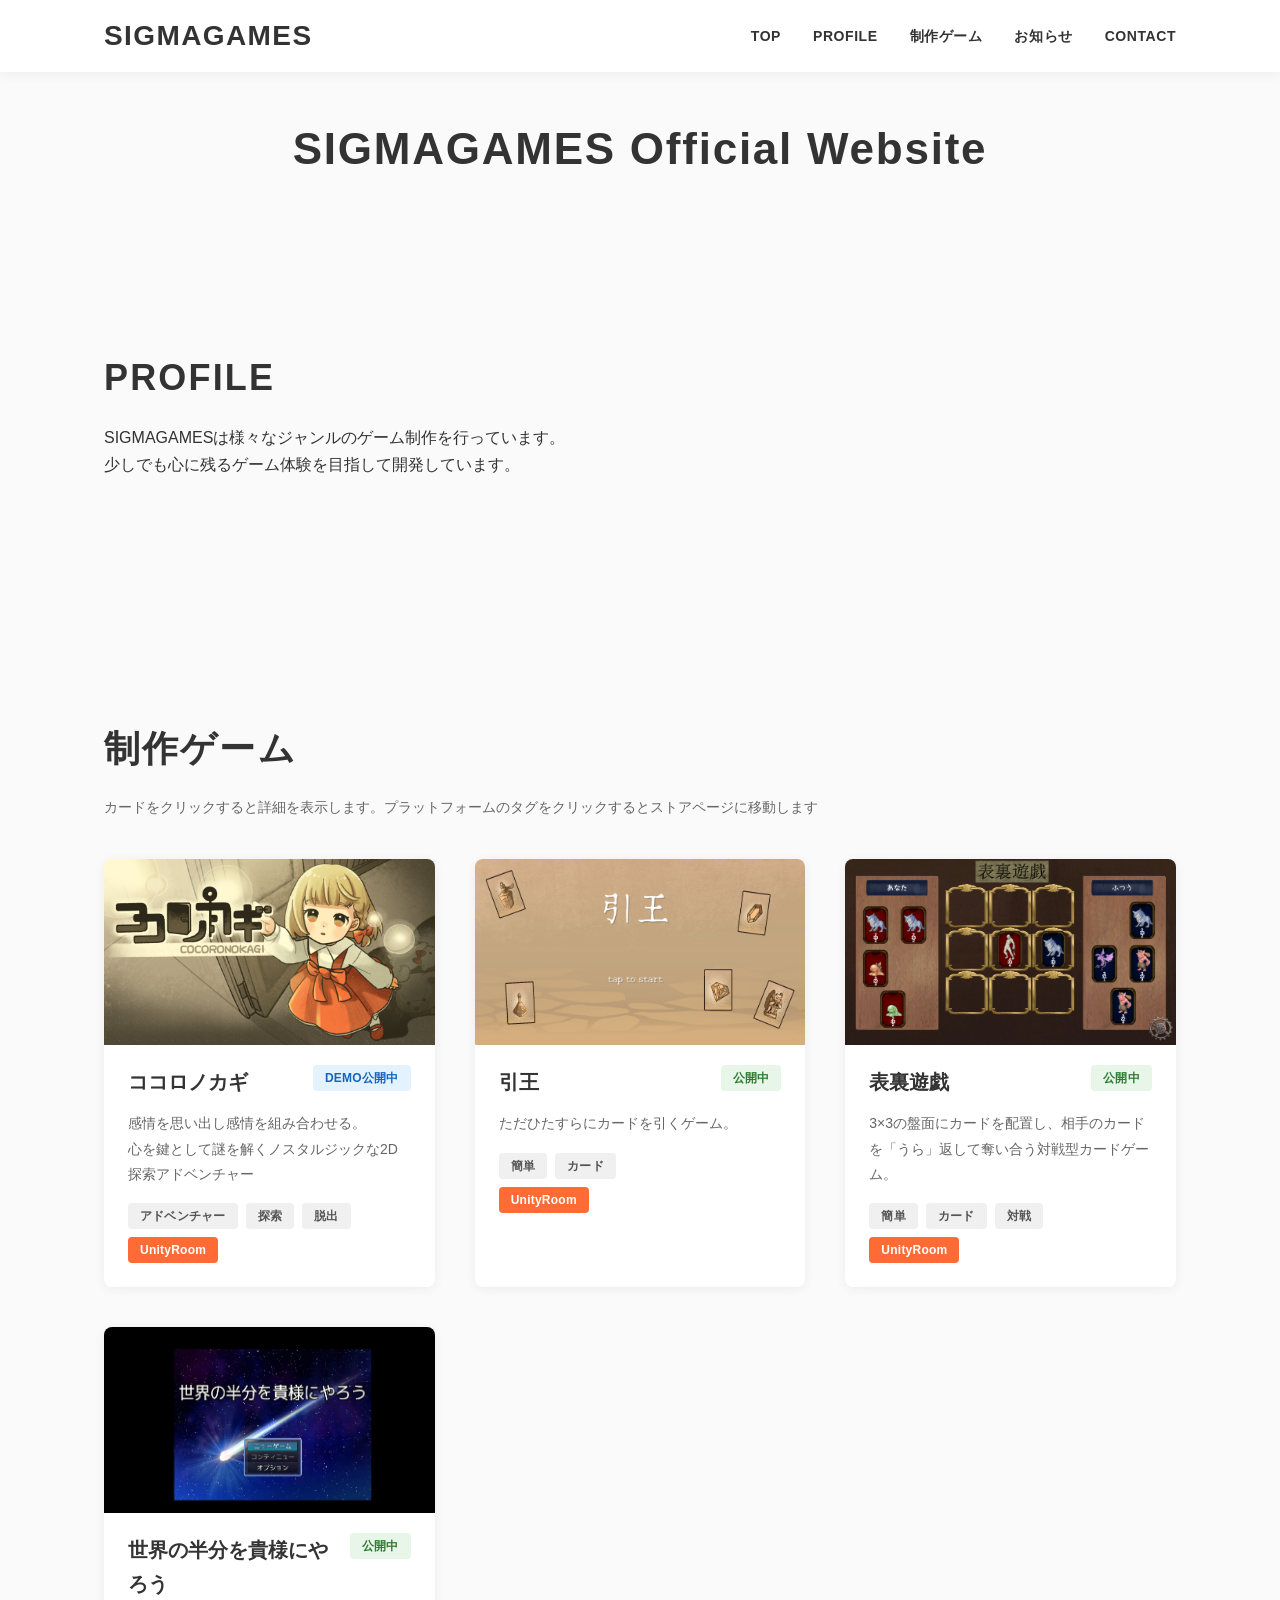
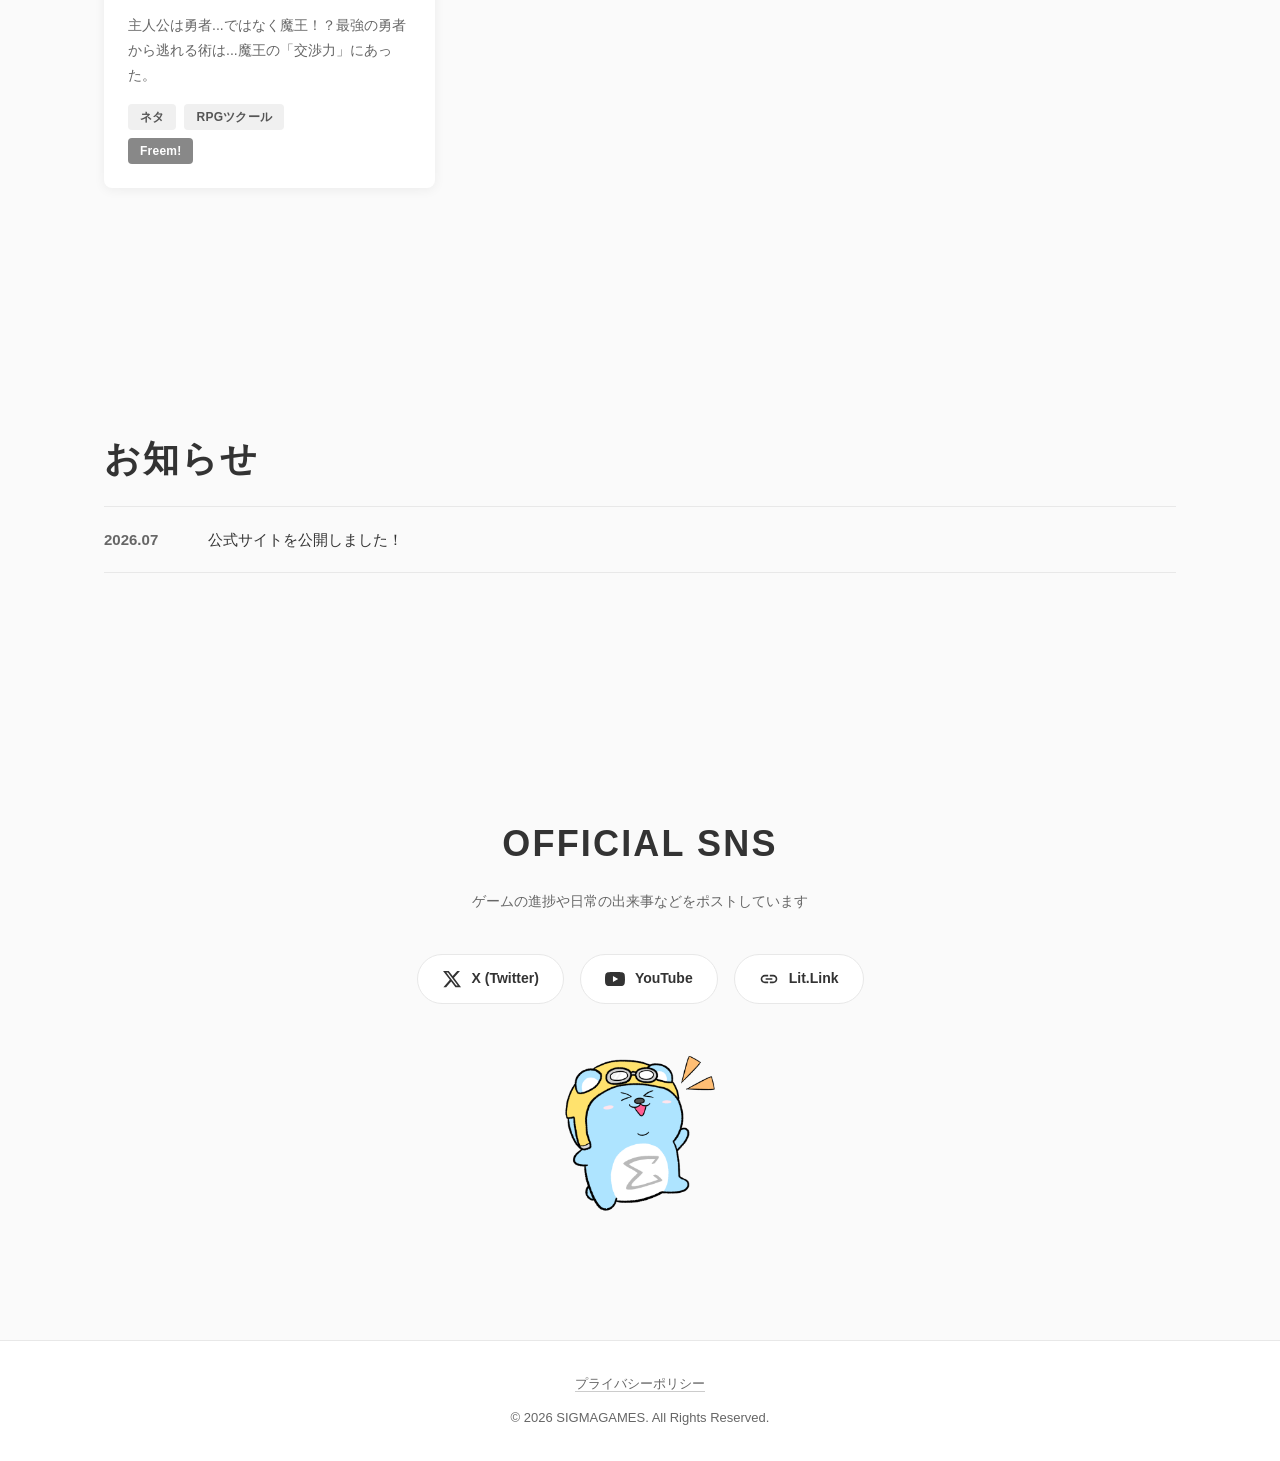
<file: index.html>
<!DOCTYPE html>
<html lang="ja">

<head>
    <meta charset="UTF-8">
    <meta name="viewport" content="width=device-width, initial-scale=1.0">
    <script>
      if (location.protocol === "http:" && location.hostname === "www.sigmagames.jp") {
        location.replace("https://" + location.host + location.pathname + location.search + location.hash);
      }
    </script>
    <title>SIGMAGAMES</title>
    <meta name="description" content="SIGMAGAMES Official Website - インディーゲームスタジオ">
    <link rel="canonical" href="https://www.sigmagames.jp/">
    <link rel="icon" href="img/しぐまアイコン.png" type="image/png">
    <link rel="apple-touch-icon" href="img/しぐまアイコン.png">
    <link rel="stylesheet" href="css/style.css">
</head>

<body>

    <header id="site-header"></header>

    <main>
        <section id="home" class="hero"></section>
        <section id="profile" class="section-profile"></section>
        <section id="games" class="section-works"></section>
        <section id="news" class="section-news"></section>
        <section id="contact" class="section-contact"></section>
    </main>

    <footer id="site-footer"></footer>

    <!-- 設定ファイル（ここを編集してサイトを更新） -->
    <script src="data/site.js"></script>
    <script src="data/games.js"></script>
    <script src="js/main.js"></script>

</body>

</html>
</file>
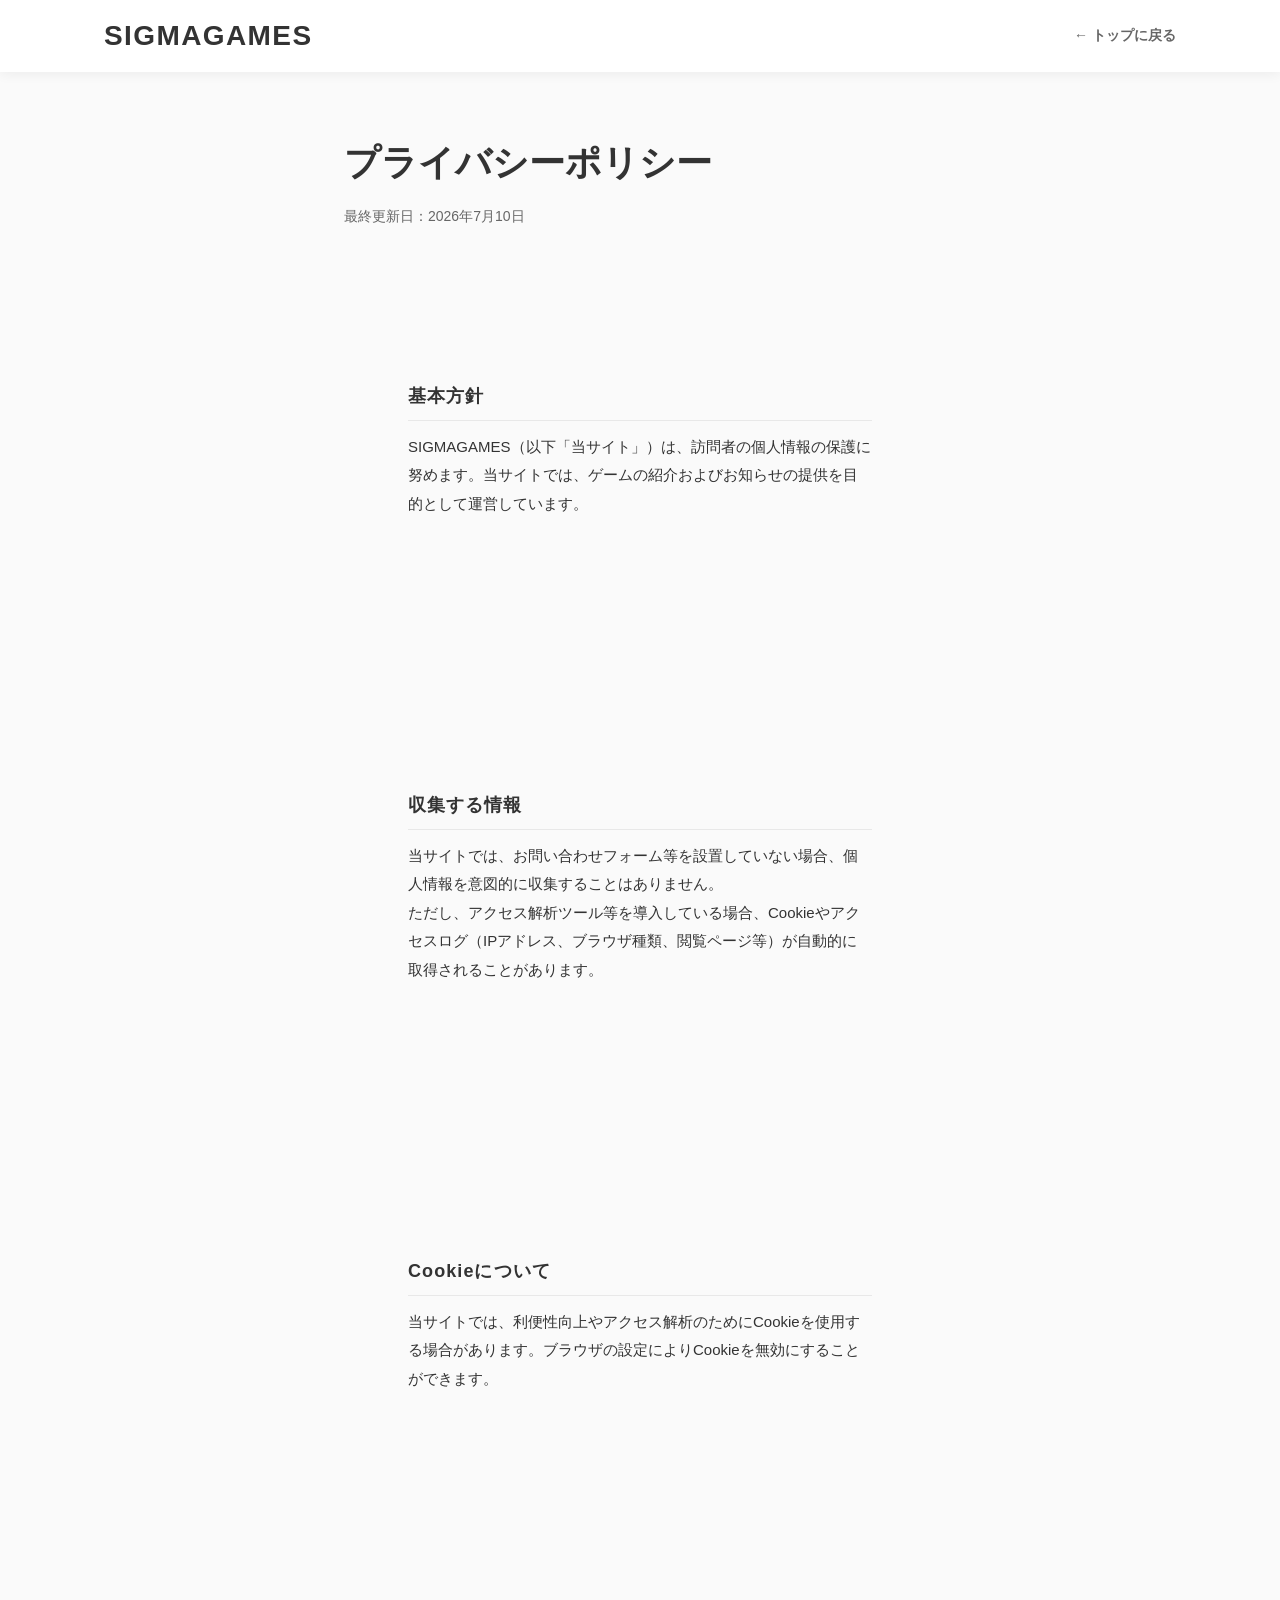
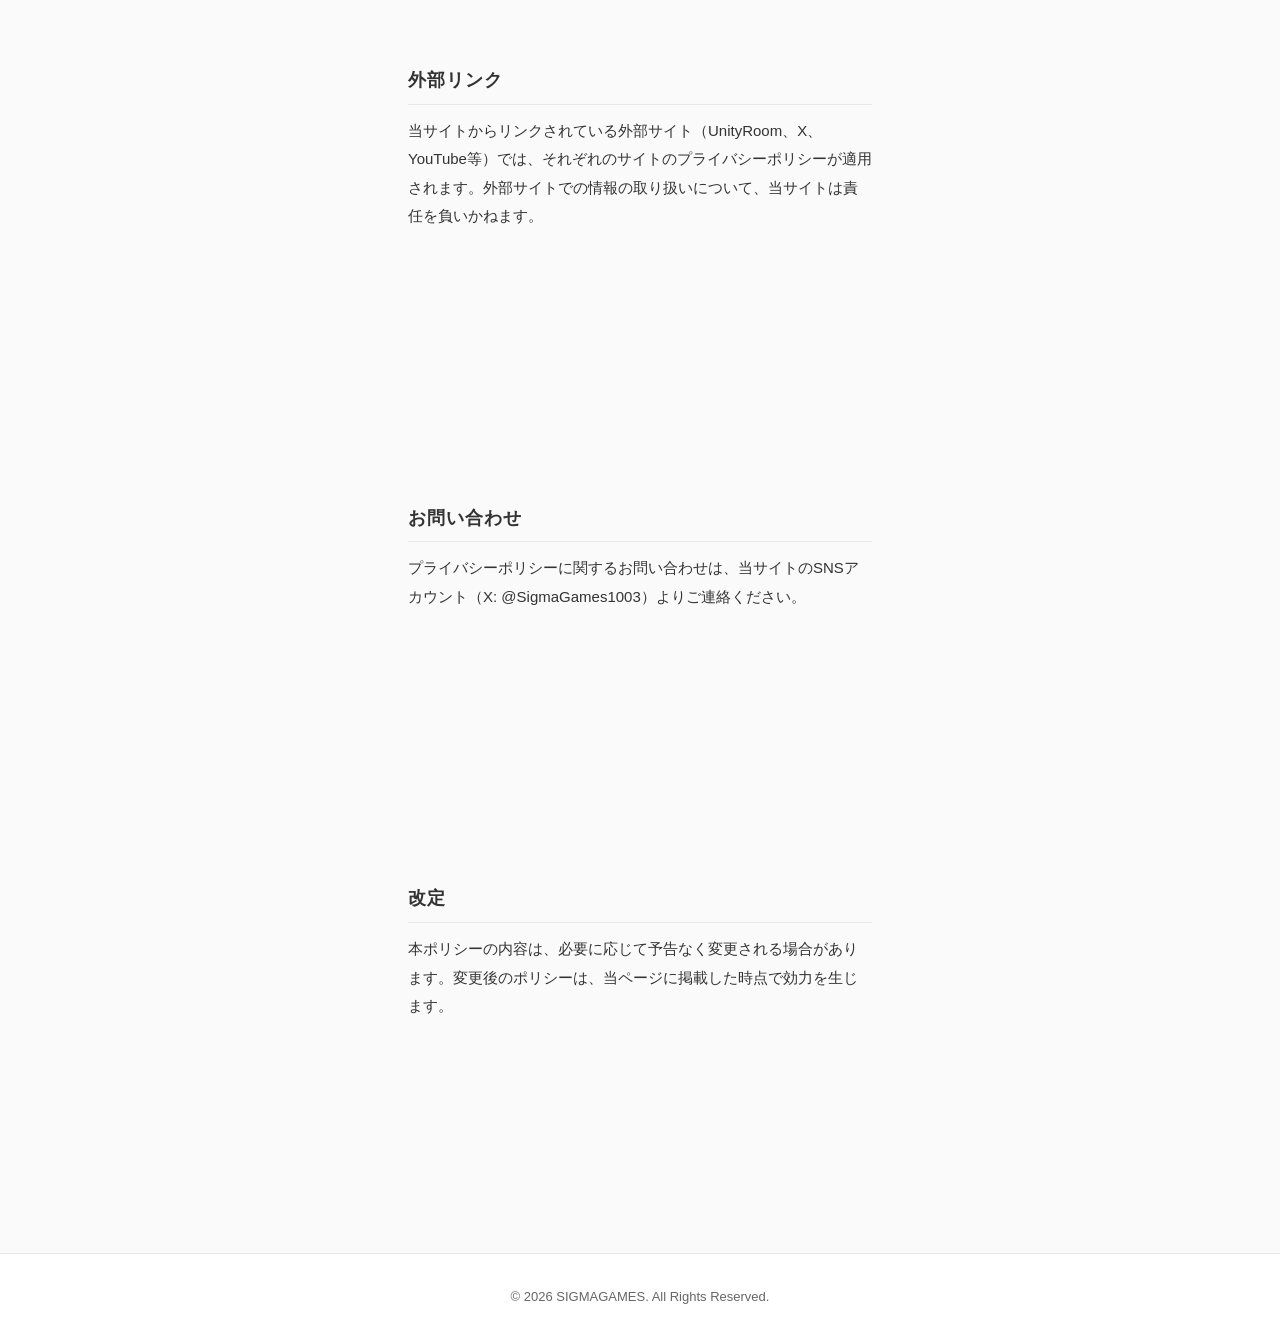
<file: privacy.html>
<!DOCTYPE html>
<html lang="ja">

<head>
    <meta charset="UTF-8">
    <meta name="viewport" content="width=device-width, initial-scale=1.0">
    <script>
      if (location.protocol === "http:" && location.hostname === "www.sigmagames.jp") {
        location.replace("https://" + location.host + location.pathname + location.search + location.hash);
      }
    </script>
    <title>プライバシーポリシー | SIGMAGAMES</title>
    <meta name="description" content="SIGMAGAMES プライバシーポリシー">
    <link rel="canonical" href="https://www.sigmagames.jp/privacy.html">
    <link rel="icon" href="img/しぐまアイコン.png" type="image/png">
    <link rel="apple-touch-icon" href="img/しぐまアイコン.png">
    <link rel="stylesheet" href="css/style.css">
</head>

<body class="privacy-page">

    <header class="privacy-header">
        <div class="header-inner">
            <a href="index.html" class="logo">SIGMAGAMES</a>
            <a href="index.html" class="back-link">← トップに戻る</a>
        </div>
    </header>

    <main class="privacy-main">
        <article id="privacy-content"></article>
    </main>

    <footer id="privacy-footer"></footer>

    <script src="data/site.js"></script>
    <script src="data/privacy.js"></script>
    <script src="js/privacy.js"></script>

</body>

</html>
</file>
<file: css/style.css>
* {
  margin: 0;
  padding: 0;
  box-sizing: border-box;
}

:root {
  --color-bg: #fafafa;
  --color-surface: #ffffff;
  --color-text: #333333;
  --color-text-muted: #666666;
  --color-border: #e8e8e8;
  --color-accent: #2c5aa0;
  --header-height: 72px;
  --section-padding-x: clamp(20px, 5vw, 80px);
  --section-padding-y: clamp(80px, 10vw, 120px);
  --max-width: 1200px;
  --radius: 8px;
  --shadow: 0 2px 12px rgba(0, 0, 0, 0.06);
}

html {
  scroll-behavior: smooth;
}

body {
  font-family: "Yu Gothic UI", "Yu Gothic", "Hiragino Sans", sans-serif;
  background: var(--color-bg);
  color: var(--color-text);
  line-height: 1.7;
}

/* Header */
header {
  position: fixed;
  top: 0;
  width: 100%;
  background: var(--color-surface);
  box-shadow: var(--shadow);
  z-index: 1000;
}

.header-inner {
  max-width: var(--max-width);
  margin: 0 auto;
  padding: 0 var(--section-padding-x);
  height: var(--header-height);
  display: flex;
  justify-content: space-between;
  align-items: center;
}

.logo {
  font-size: clamp(20px, 3vw, 28px);
  font-weight: bold;
  letter-spacing: 0.05em;
  text-decoration: none;
  color: var(--color-text);
}

nav ul {
  display: flex;
  list-style: none;
  gap: clamp(16px, 3vw, 32px);
}

nav a {
  text-decoration: none;
  color: var(--color-text);
  font-weight: bold;
  font-size: 14px;
  letter-spacing: 0.04em;
  transition: color 0.2s;
}

nav a:hover {
  color: var(--color-accent);
}

/* Sections */
main section {
  padding: var(--section-padding-y) var(--section-padding-x);
  max-width: var(--max-width);
  margin: 0 auto;
}

main section:first-of-type {
  padding-top: calc(var(--header-height) + 40px);
}

h2 {
  font-size: clamp(28px, 4vw, 36px);
  margin-bottom: 16px;
  letter-spacing: 0.06em;
}

.section-note {
  color: var(--color-text-muted);
  font-size: 14px;
  margin-bottom: 40px;
}

.section-body {
  font-size: 16px;
  max-width: 720px;
}

/* Hero */
.hero {
  text-align: center;
  padding-bottom: 60px;
}

.hero-image-wrap {
  border-radius: var(--radius);
  overflow: hidden;
  box-shadow: var(--shadow);
}

.hero img {
  width: 100%;
  max-height: 560px;
  object-fit: cover;
  display: block;
}

.hero-no-image {
  padding-bottom: 40px;
}

.hero-no-image .hero-text {
  margin-top: 0;
}

.hero-text {
  margin-top: 40px;
}

.hero h1 {
  font-size: clamp(28px, 5vw, 44px);
  font-weight: bold;
  letter-spacing: 0.04em;
}

.hero p {
  margin-top: 16px;
  font-size: clamp(14px, 2vw, 18px);
  color: var(--color-text-muted);
  letter-spacing: 0.08em;
}

/* Works / Games */
.game-list {
  display: grid;
  grid-template-columns: repeat(auto-fill, minmax(320px, 1fr));
  gap: 40px;
}

.game-card {
  background: var(--color-surface);
  border-radius: var(--radius);
  overflow: hidden;
  box-shadow: var(--shadow);
  transition: transform 0.2s, box-shadow 0.2s;
  cursor: pointer;
}

.game-card:hover {
  transform: translateY(-4px);
  box-shadow: 0 8px 24px rgba(0, 0, 0, 0.1);
}

.game-still {
  aspect-ratio: 16 / 9;
  overflow: hidden;
  background: #eee;
}

.game-still img {
  width: 100%;
  height: 100%;
  object-fit: cover;
  display: block;
}

.game-still-placeholder {
  width: 100%;
  height: 100%;
  display: flex;
  align-items: center;
  justify-content: center;
  background: linear-gradient(135deg, #e8e8e8, #f5f5f5);
  color: #aaa;
  font-size: 14px;
}

.game-info {
  padding: 20px 24px 24px;
}

.game-title-row {
  display: flex;
  align-items: flex-start;
  justify-content: space-between;
  gap: 12px;
  margin-bottom: 12px;
}

.game-info h3 {
  font-size: 20px;
  flex: 1;
}

.game-description {
  font-size: 14px;
  color: var(--color-text-muted);
  margin-bottom: 16px;
  line-height: 1.8;
}

/* Tags */
.tag-group {
  display: flex;
  flex-wrap: wrap;
  gap: 8px;
  margin-top: 8px;
}

.tag {
  display: inline-block;
  padding: 4px 12px;
  border-radius: 4px;
  font-size: 12px;
  font-weight: bold;
  letter-spacing: 0.02em;
  line-height: 1.5;
}

.tag-genre {
  background: #f0f0f0;
  color: #555;
}

.tag-status {
  flex-shrink: 0;
  white-space: nowrap;
}

.tag-status-developing {
  background: #fff3e0;
  color: #e65100;
}

.tag-status-demo {
  background: #e3f2fd;
  color: #1565c0;
}

.tag-status-released {
  background: #e8f5e9;
  color: #2e7d32;
}

.tag-platform {
  text-decoration: none;
  color: #fff;
  transition: opacity 0.2s, transform 0.15s;
}

.tag-platform:hover {
  opacity: 0.85;
  transform: scale(1.03);
}

.tag-platform.tag-disabled {
  opacity: 0.45;
  cursor: default;
}

.tag-platform-unityroom {
  background: #ff6b35;
}

.tag-platform-steam {
  background: #1b2838;
}

.tag-platform-itch {
  background: #fa5c5c;
}

.tag-platform-switch {
  background: #e60012;
}

.tag-platform-pc {
  background: #555;
}

.tag-platform-web {
  background: #4a90d9;
}

.tag-platform-other {
  background: #888;
}

/* News */
.news-list {
  list-style: none;
  border-top: 1px solid var(--color-border);
}

.news-item {
  display: flex;
  gap: 24px;
  padding: 20px 0;
  border-bottom: 1px solid var(--color-border);
  font-size: 15px;
}

.news-date {
  flex-shrink: 0;
  color: var(--color-text-muted);
  font-weight: bold;
  min-width: 80px;
}

/* Contact / SNS */
.section-contact {
  text-align: center;
}

.sns-links {
  display: flex;
  flex-wrap: wrap;
  justify-content: center;
  gap: 16px;
  margin-bottom: 48px;
}

.sns-link {
  display: inline-flex;
  align-items: center;
  gap: 10px;
  padding: 12px 24px;
  border-radius: 50px;
  background: var(--color-surface);
  border: 1px solid var(--color-border);
  text-decoration: none;
  color: var(--color-text);
  font-size: 14px;
  font-weight: bold;
  transition: background 0.2s, border-color 0.2s, transform 0.15s;
}

.sns-link:hover {
  background: #f5f5f5;
  border-color: #ccc;
  transform: translateY(-2px);
}

.sns-link svg {
  width: 20px;
  height: 20px;
  fill: currentColor;
}

.sns-link-x:hover {
  color: #000;
}

.sns-link-youtube:hover {
  color: #ff0000;
}

.sns-link-github:hover {
  color: #333;
}

.sns-link-steam:hover {
  color: #1b2838;
}

.sns-empty {
  margin-bottom: 48px;
}

.mascot-wrap {
  margin-top: 16px;
}

.mascot {
  width: 160px;
  height: auto;
  display: inline-block;
}

/* Footer */
footer {
  text-align: center;
  padding: 32px var(--section-padding-x);
  background: var(--color-surface);
  border-top: 1px solid var(--color-border);
  color: var(--color-text-muted);
  font-size: 13px;
}

.footer-links {
  margin-bottom: 12px;
}

.footer-links a {
  color: var(--color-text-muted);
  text-decoration: none;
  font-size: 13px;
  border-bottom: 1px solid #ccc;
  transition: color 0.2s;
}

.footer-links a:hover {
  color: var(--color-accent);
}

/* Game Detail Modal */
body.modal-open {
  overflow: hidden;
}

.game-modal {
  position: fixed;
  inset: 0;
  z-index: 2000;
  display: flex;
  align-items: center;
  justify-content: center;
  padding: 20px;
  opacity: 0;
  visibility: hidden;
  transition: opacity 0.25s, visibility 0.25s;
}

.game-modal.is-open {
  opacity: 1;
  visibility: visible;
}

.game-modal-overlay {
  position: absolute;
  inset: 0;
  background: rgba(0, 0, 0, 0.6);
}

.game-modal-panel {
  position: relative;
  background: var(--color-surface);
  border-radius: var(--radius);
  width: 100%;
  max-width: 800px;
  max-height: 90vh;
  overflow-y: auto;
  box-shadow: 0 16px 48px rgba(0, 0, 0, 0.2);
  z-index: 1;
}

.game-modal-close {
  position: absolute;
  top: 12px;
  right: 16px;
  background: none;
  border: none;
  font-size: 28px;
  line-height: 1;
  cursor: pointer;
  color: var(--color-text-muted);
  z-index: 2;
  padding: 4px 8px;
}

.game-modal-close:hover {
  color: var(--color-text);
}

.game-modal-header {
  display: flex;
  align-items: center;
  gap: 12px;
  padding: 24px 56px 16px 24px;
  border-bottom: 1px solid var(--color-border);
}

.game-modal-header h3 {
  font-size: 22px;
  flex: 1;
}

.game-modal-body {
  display: flex;
  align-items: center;
  gap: 8px;
  padding: 20px 12px;
}

.game-modal-content {
  flex: 1;
  min-width: 0;
}

.game-modal-image-wrap {
  border-radius: var(--radius);
  overflow: hidden;
  margin-bottom: 16px;
  background: #eee;
}

.game-modal-image-wrap img {
  width: 100%;
  max-height: 400px;
  object-fit: contain;
  display: block;
}

.game-modal-text {
  font-size: 15px;
  line-height: 1.9;
  color: var(--color-text);
  padding: 0 12px;
}

.game-modal-nav {
  flex-shrink: 0;
  width: 40px;
  height: 40px;
  border-radius: 50%;
  border: 1px solid var(--color-border);
  background: var(--color-surface);
  font-size: 18px;
  cursor: pointer;
  display: flex;
  align-items: center;
  justify-content: center;
  transition: background 0.2s, border-color 0.2s;
}

.game-modal-nav:hover:not(:disabled) {
  background: #f5f5f5;
  border-color: #ccc;
}

.game-modal-nav:disabled {
  opacity: 0.3;
  cursor: default;
}

.game-modal-footer {
  padding: 16px 24px 24px;
  border-top: 1px solid var(--color-border);
  display: flex;
  flex-direction: column;
  align-items: center;
  gap: 12px;
}

.game-modal-page-indicator {
  font-size: 13px;
  color: var(--color-text-muted);
  font-weight: bold;
}

/* Privacy Page */
.privacy-page {
  background: var(--color-bg);
}

.privacy-header {
  position: sticky;
  top: 0;
  background: var(--color-surface);
  box-shadow: var(--shadow);
  z-index: 100;
}

.privacy-header .header-inner {
  max-width: var(--max-width);
  margin: 0 auto;
  padding: 20px var(--section-padding-x);
  display: flex;
  justify-content: space-between;
  align-items: center;
}

.back-link {
  text-decoration: none;
  color: var(--color-text-muted);
  font-size: 14px;
  font-weight: bold;
  transition: color 0.2s;
}

.back-link:hover {
  color: var(--color-accent);
}

.privacy-main {
  max-width: 720px;
  margin: 0 auto;
  padding: 60px var(--section-padding-x) 80px;
}

.privacy-main h1 {
  font-size: clamp(28px, 4vw, 36px);
  margin-bottom: 12px;
}

.privacy-updated {
  color: var(--color-text-muted);
  font-size: 14px;
  margin-bottom: 40px;
}

.privacy-section {
  margin-bottom: 32px;
}

.privacy-section h2 {
  font-size: 18px;
  margin-bottom: 12px;
  padding-bottom: 8px;
  border-bottom: 1px solid var(--color-border);
}

.privacy-section p {
  font-size: 15px;
  line-height: 1.9;
  color: var(--color-text);
}

/* Responsive */
@media (max-width: 768px) {
  .header-inner {
    flex-direction: column;
    height: auto;
    padding-top: 16px;
    padding-bottom: 12px;
    gap: 12px;
  }

  nav ul {
    flex-wrap: wrap;
    justify-content: center;
    gap: 12px 20px;
  }

  main section:first-of-type {
    padding-top: calc(var(--header-height) + 60px);
  }

  .game-list {
    grid-template-columns: 1fr;
  }

  .game-title-row {
    flex-direction: column;
    align-items: flex-start;
  }

  .news-item {
    flex-direction: column;
    gap: 4px;
  }

  .game-modal-body {
    flex-direction: column;
    padding: 16px;
  }

  .game-modal-nav {
    width: 100%;
    border-radius: var(--radius);
    height: 44px;
  }

  .game-modal-prev {
    order: 2;
  }

  .game-modal-content {
    order: 1;
  }

  .game-modal-next {
    order: 3;
  }
}
</file>
